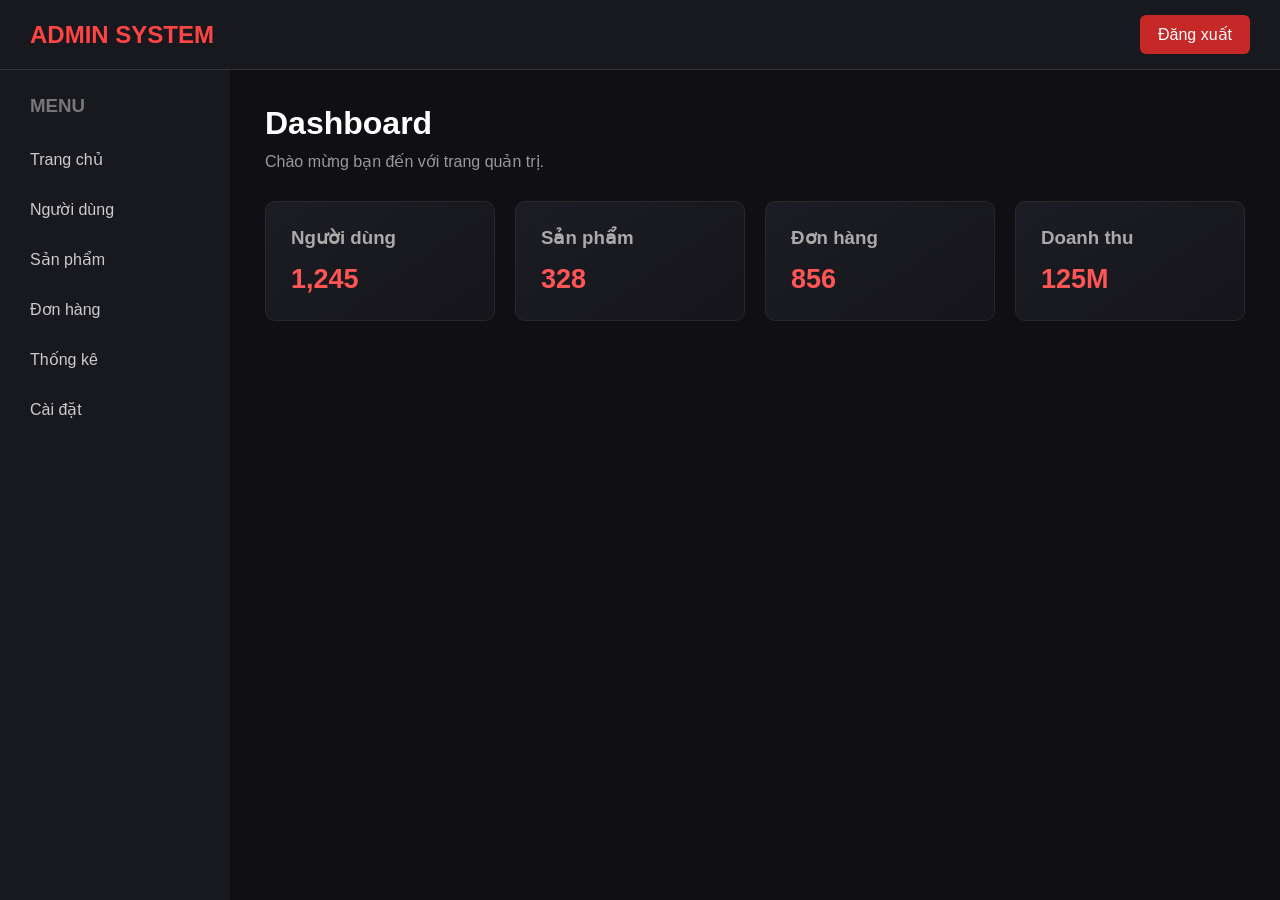
<file: admin.html>
<!DOCTYPE html>
<html lang="vi">

<head>

    <meta charset="UTF-8">

    <meta name="viewport"
          content="width=device-width, initial-scale=1.0">

    <title>Admin Dashboard</title>

    <link rel="stylesheet" href="style.css">

</head>

<body class="admin-page">


    <header class="admin-header">

        <h2>ADMIN SYSTEM</h2>

        <a href="login.html" class="logout">
            Đăng xuất
        </a>

    </header>


    <div class="admin-container">


        <aside class="sidebar">

            <h3>MENU</h3>

            <a href="#">Trang chủ</a>

            <a href="#">Người dùng</a>

            <a href="#">Sản phẩm</a>

            <a href="#">Đơn hàng</a>

            <a href="#">Thống kê</a>

            <a href="#">Cài đặt</a>

        </aside>


        <main class="admin-content">

            <h1>Dashboard</h1>

            <p>
                Chào mừng bạn đến với trang quản trị.
            </p>


            <div class="cards">

                <div class="card">

                    <h3>Người dùng</h3>

                    <p>1,245</p>

                </div>


                <div class="card">

                    <h3>Sản phẩm</h3>

                    <p>328</p>

                </div>


                <div class="card">

                    <h3>Đơn hàng</h3>

                    <p>856</p>

                </div>


                <div class="card">

                    <h3>Doanh thu</h3>

                    <p>125M</p>

                </div>

            </div>

        </main>

    </div>


</body>

</html>
</file>
<file: style.css>
/* =========================
   CÀI ĐẶT CHUNG
========================= */

* {
    margin: 0;
    padding: 0;
    box-sizing: border-box;
}

body {
    font-family: Arial, sans-serif;
}



/* =========================
   LOGIN PAGE
========================= */

.login-page {

    min-height: 100vh;

    display: flex;
    justify-content: center;
    align-items: center;

    background-image:
        linear-gradient(
            rgba(0, 0, 0, 0.65),
            rgba(0, 0, 0, 0.75)
        ),
        url("images/background.png");

    background-size: cover;
    background-position: center;
    background-repeat: no-repeat;

}



.login-box {

    width: 380px;

    background: rgba(10, 10, 20, 0.85);

    padding: 40px;

    border-radius: 15px;

    color: white;

    box-shadow:
        0 0 30px rgba(255, 50, 50, 0.3);

    backdrop-filter: blur(10px);

}



.login-box h1 {

    text-align: center;

    font-size: 28px;

    margin-bottom: 8px;

    color: #ff4b4b;

}



.subtitle {

    text-align: center;

    color: #aaa;

    margin-bottom: 30px;

}



.form-group {

    margin-bottom: 20px;

}



.form-group label {

    display: block;

    margin-bottom: 8px;

    font-weight: bold;

}



.form-group input {

    width: 100%;

    padding: 12px;

    background-color: #151520;

    color: white;

    border: 1px solid #444;

    border-radius: 7px;

    outline: none;

    font-size: 15px;

    transition: 0.3s;

}



.form-group input:focus {

    border-color: #ff4444;

    box-shadow:
        0 0 8px rgba(255, 68, 68, 0.5);

}



button {

    width: 100%;

    padding: 13px;

    background: linear-gradient(
        135deg,
        #c50000,
        #ff4444
    );

    color: white;

    border: none;

    border-radius: 7px;

    font-size: 16px;

    font-weight: bold;

    cursor: pointer;

    transition: 0.3s;

}



button:hover {

    transform: translateY(-2px);

    box-shadow:
        0 5px 20px rgba(255, 0, 0, 0.4);

}



/* =========================
   ERROR
========================= */

.error {

    color: #ff5555;

    font-size: 13px;

    margin-top: 6px;

    min-height: 15px;

}



.input-error {

    border: 1px solid red !important;

    box-shadow:
        0 0 7px rgba(255, 0, 0, 0.5);

}



/* =========================
   ADMIN
========================= */

.admin-page {

    min-height: 100vh;

    background-color: #101014;

    color: white;

}



.admin-header {

    height: 70px;

    background-color: #18181f;

    display: flex;

    justify-content: space-between;

    align-items: center;

    padding: 0 30px;

    border-bottom: 1px solid #333;

}



.admin-header h2 {

    color: #ff4444;

}



.logout {

    background-color: #c62828;

    color: white;

    text-decoration: none;

    padding: 10px 18px;

    border-radius: 6px;

    transition: 0.3s;

}



.logout:hover {

    background-color: #ff4444;

}



/* =========================
   ADMIN LAYOUT
========================= */

.admin-container {

    display: flex;

    min-height: calc(100vh - 70px);

}



/* =========================
   SIDEBAR
========================= */

.sidebar {

    width: 230px;

    background-color: #18181f;

    padding: 25px 15px;

}



.sidebar h3 {

    margin-bottom: 20px;

    padding-left: 15px;

    color: #777;

}



.sidebar a {

    display: block;

    padding: 13px 15px;

    color: #ccc;

    text-decoration: none;

    border-radius: 6px;

    margin-bottom: 5px;

    transition: 0.3s;

}



.sidebar a:hover {

    background-color: #292932;

    color: #ff5555;

    padding-left: 22px;

}



/* =========================
   MAIN CONTENT
========================= */

.admin-content {

    flex: 1;

    padding: 35px;

}



.admin-content h1 {

    margin-bottom: 10px;

}



.admin-content > p {

    color: #999;

    margin-bottom: 30px;

}



/* =========================
   CARDS
========================= */

.cards {

    display: grid;

    grid-template-columns:
        repeat(auto-fit, minmax(180px, 1fr));

    gap: 20px;

}



.card {

    background:
        linear-gradient(
            145deg,
            #1c1c24,
            #15151b
        );

    padding: 25px;

    border-radius: 10px;

    border: 1px solid #292929;

    transition: 0.3s;

}



.card:hover {

    transform: translateY(-5px);

    border-color: #ff4444;

    box-shadow:
        0 7px 20px rgba(0, 0, 0, 0.5);

}



.card h3 {

    color: #aaa;

    margin-bottom: 15px;

}



.card p {

    font-size: 27px;

    font-weight: bold;

    color: #ff5555;

}



/* =========================
   MOBILE
========================= */

@media screen and (max-width: 700px) {

    .login-box {

        width: 90%;

    }


    .admin-container {

        flex-direction: column;

    }


    .sidebar {

        width: 100%;

    }


    .sidebar a {

        display: inline-block;

    }

}
</file>
